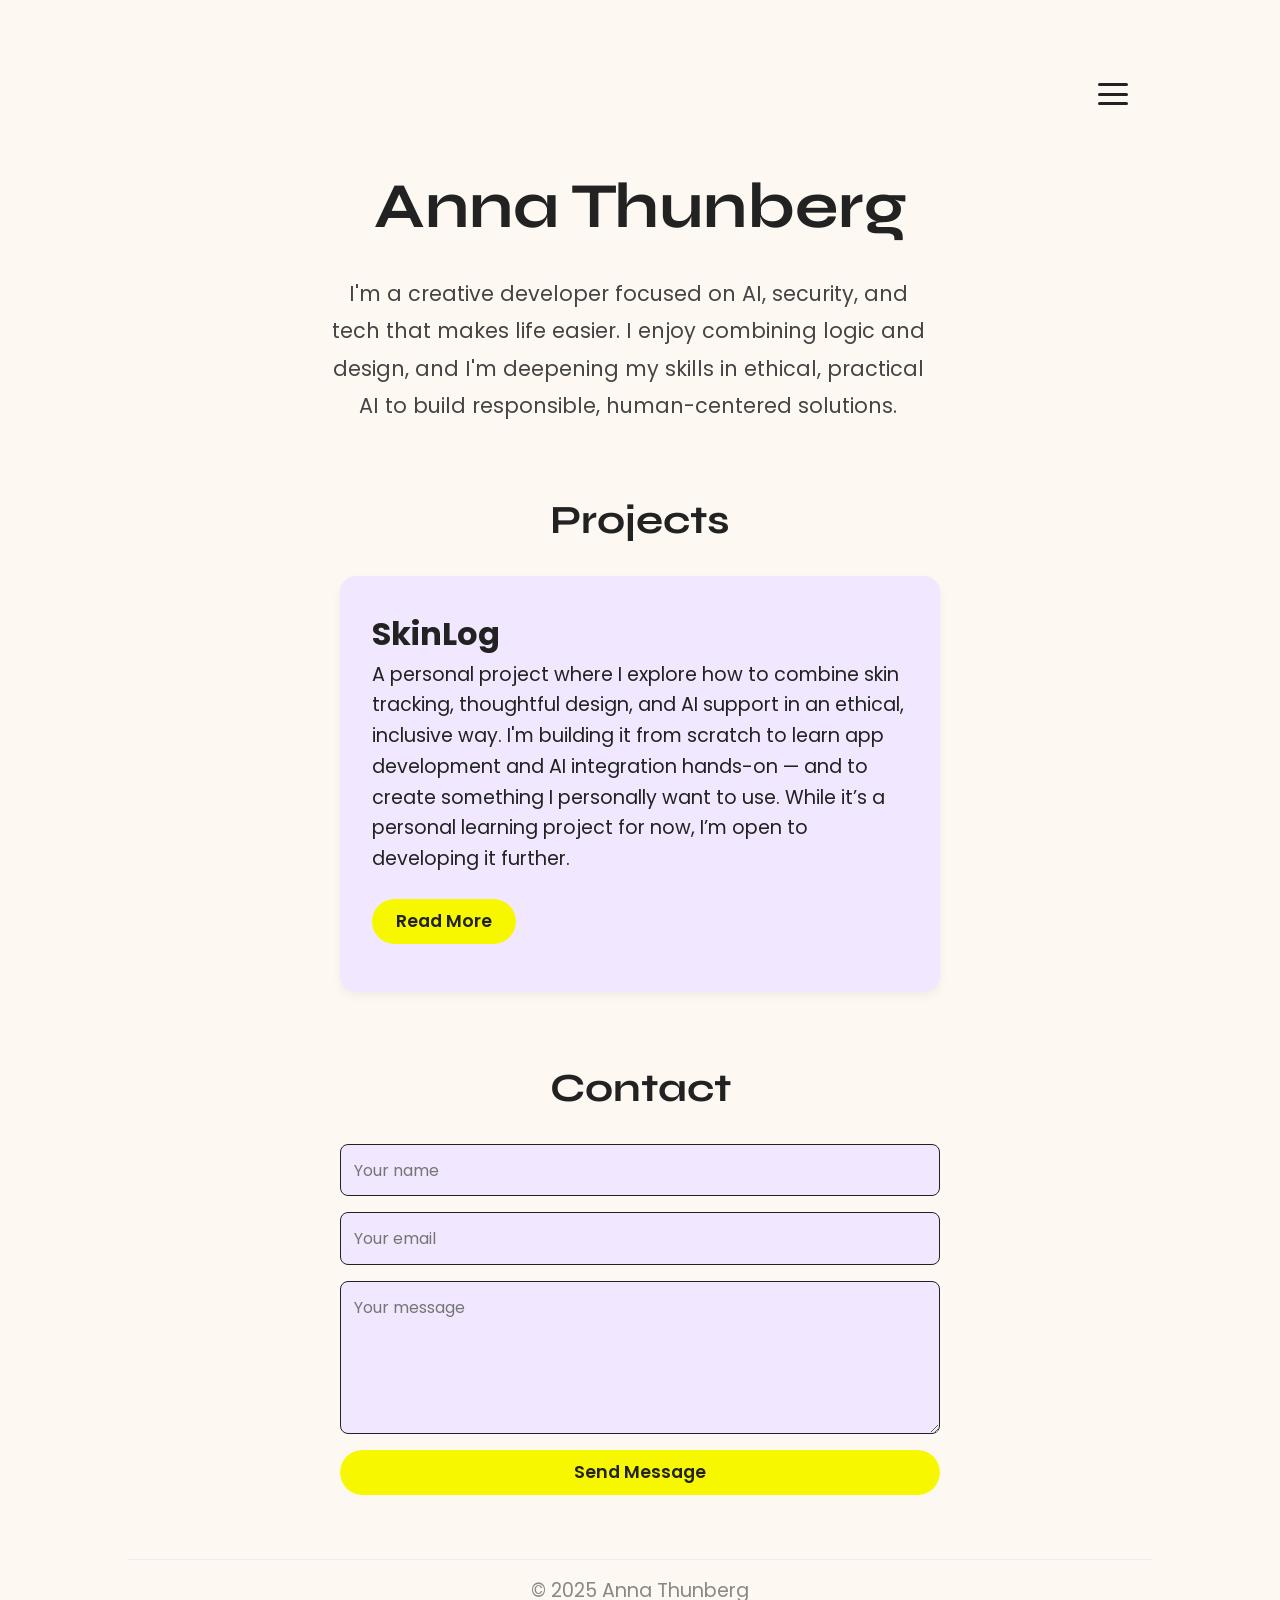
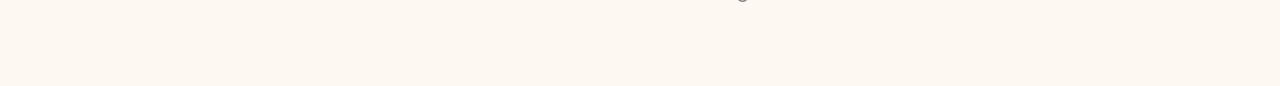
<file: index.html>
<!DOCTYPE html>
<html lang="en">
  <head>
    <meta charset="UTF-8" />
    <meta name="viewport" content="width=device-width, initial-scale=1.0" />
    <link rel="stylesheet" href="styles.css" />
    <link rel="icon" type="image/png" href="favicon.png" />

    <title>Anna Thunberg - Portfolio</title>
  </head>
  <body>
    <header>
      <nav id="desktop-nav">
        <div class="nav-wrapper">
          <ul class="nav-links">
            <li><a href="#about">About</a></li>
            <li><a href="#projects">Projects</a></li>
            <li><a href="#contact">Contact</a></li>
          </ul>
          <ul class="social-icons">
            <li>
              <a href="https://github.com/annatbg" target="_blank">
                <img src="GitHub.png" alt="GitHub icon" class="icon" />
              </a>
            </li>
            <li>
              <a
                href="https://www.linkedin.com/in/anna-thunberg-dev/"
                target="_blank"
              >
                <img
                  src="LinkedIn-Circled.png"
                  alt="LinkedIn icon"
                  class="icon"
                />
              </a>
            </li>
          </ul>
        </div>
      </nav>

      <nav id="hamburger-nav">
        <div class="hamburger-menu">
          <button
            class="hamburger-icon"
            aria-label="Menu"
            onclick="toggleMenu()"
          >
            <span></span><span></span><span></span>
          </button>
          <ul class="menu-links">
            <li><a href="#about" onclick="toggleMenu()">About</a></li>
            <li><a href="#projects" onclick="toggleMenu()">Projects</a></li>
            <li><a href="#contact" onclick="toggleMenu()">Contact</a></li>
          </ul>
        </div>
      </nav>
    </header>

    <main>
      <section id="profile">
        <div id="profile-wrapper">
          <h1 id="profile-headline">Anna Thunberg</h1>
          <p id="profile-text">
            I'm a creative developer focused on AI, security, and tech that
            makes life easier. I enjoy combining logic and design, and I'm
            deepening my skills in ethical, practical AI to build responsible,
            human-centered solutions.
          </p>
        </div>
      </section>

      <section id="projects">
        <h2>Projects</h2>
        <div class="project-card">
          <h3>SkinLog</h3>
          <p>
            A personal project where I explore how to combine skin tracking,
            thoughtful design, and AI support in an ethical, inclusive way. I'm
            building it from scratch to learn app development and AI integration
            hands-on — and to create something I personally want to use. While
            it’s a personal learning project for now, I’m open to developing it
            further.
          </p>
          <a
            href="https://skinlog.app/"
            class="btn"
            target="_blank"
            rel="noopener"
            >Read More</a
          >
        </div>
      </section>

      <section id="contact">
        <h2>Contact</h2>
        <form
          class="contact-form"
          name="contact"
          method="POST"
          data-netlify="true"
          action="/thank-you.html"
        >
          <input type="hidden" name="form-name" value="contact" />
          <input type="text" name="name" placeholder="Your name" required />
          <input type="email" name="email" placeholder="Your email" required />
          <textarea
            name="message"
            rows="5"
            placeholder="Your message"
            required
          ></textarea>
          <button class="btn" type="submit">Send Message</button>
        </form>
      </section>
    </main>

    <footer>
      <p>© 2025 Anna Thunberg</p>
    </footer>

    <!-- Hidden dummy form for Netlify to register -->
    <form name="contact" netlify hidden>
      <input type="text" name="name" />
      <input type="email" name="email" />
      <textarea name="message"></textarea>
    </form>

    <script>
      function toggleMenu() {
        const menu = document.querySelector(".menu-links");
        const icon = document.querySelector(".hamburger-icon");
        menu.classList.toggle("open");
        icon.classList.toggle("open");
      }
    </script>
  </body>
</html>
</file>
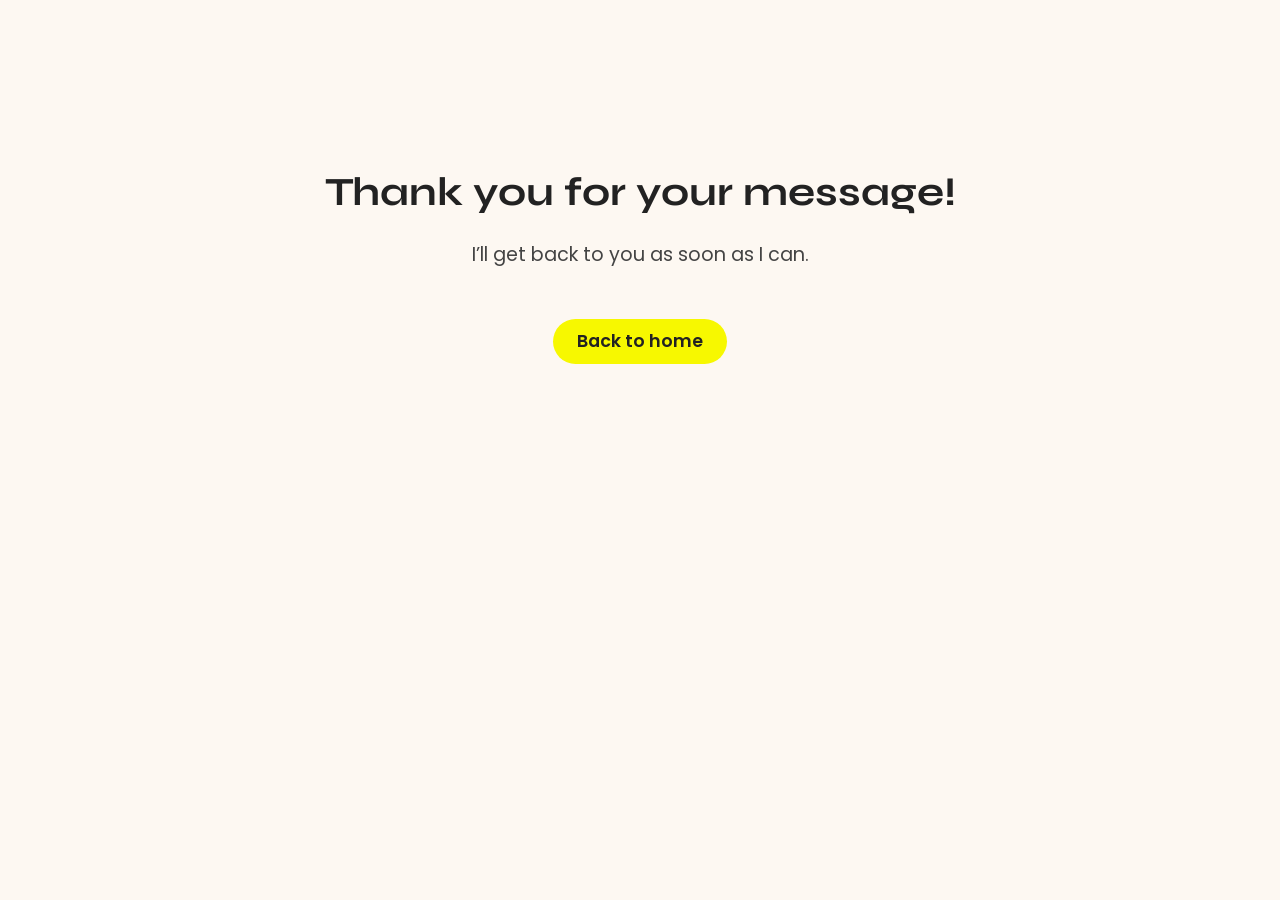
<file: thank-you.html>
<!DOCTYPE html>
<html lang="en">
  <head>
    <meta charset="UTF-8" />
    <meta name="viewport" content="width=device-width, initial-scale=1.0" />
    <title>Thank you!</title>
    <link rel="icon" type="image/png" href="favicon.png" />

    <link rel="stylesheet" href="styles.css" />
  </head>
  <body>
    <main>
      <section style="text-align: center; padding: 6rem 2rem">
        <h1
          style="
            font-family: 'Syne', sans-serif;
            font-size: 2.5rem;
            color: var(--primary);
          "
        >
          Thank you for your message!
        </h1>
        <p style="margin: 1rem 0; font-size: 1.2rem; color: var(--text-light)">
          I’ll get back to you as soon as I can.
        </p>
        <a href="/" class="btn" style="margin-top: 2rem">Back to home</a>
      </section>
    </main>
  </body>
</html>
</file>
<file: styles.css>
/* FONTER */
@import url("https://fonts.googleapis.com/css2?family=Poppins:wght@400;600&family=Syne:wght@700&display=swap");

:root {
  --primary: #222;
  --secondary: #333;
  --text-light: #444;
  --background: #fdf8f2;
  --accent: #f1e7ff;
  --btn-yellow: #f7f800;
  --btn-yellow-hover: #e6e600;
  --white: #ffffff;
  --content-width: 720px;
}

/* RESET & GRUNDSTILAR */
* {
  margin: 0;
  padding: 0;
  box-sizing: border-box;
}

html {
  scroll-behavior: smooth;
  font-size: 16px;
}

body {
  font-family: "Poppins", sans-serif;
  background-color: var(--background);
  color: var(--primary);
  display: flex;
  flex-direction: column;
  min-height: 100vh;
  line-height: 1.6;
}

main {
  flex: 1;
}

main section {
  width: 100%;
  max-width: var(--content-width);
  margin: 0 auto;
  padding-left: 1.5rem;
  padding-right: 1.5rem;
}

a {
  color: var(--primary);
  text-decoration: none;
  transition: all 0.3s ease;
}

a:hover {
  color: var(--secondary);
  text-decoration: underline wavy var(--accent);
  text-underline-offset: 0.5rem;
}

ul {
  list-style: none;
}

/* MOBILNAVIGATION */
#hamburger-nav {
  display: flex;
  justify-content: flex-end;
  padding: 1.2rem 1.5rem;
  position: relative;
  z-index: 1000;
}

.hamburger-menu {
  position: relative;
}

.hamburger-icon {
  display: flex;
  flex-direction: column;
  justify-content: space-between;
  width: 30px;
  height: 22px;
  background: none;
  border: none;
  cursor: pointer;
  z-index: 1100;
}

.hamburger-icon span {
  height: 3px;
  width: 100%;
  background-color: var(--primary);
  border-radius: 3px;
  transition: all 0.3s ease;
}

.hamburger-icon.open span:nth-child(1) {
  transform: rotate(45deg) translate(5px, 5px);
}
.hamburger-icon.open span:nth-child(2) {
  opacity: 0;
}
.hamburger-icon.open span:nth-child(3) {
  transform: rotate(-45deg) translate(6px, -6px);
}

.menu-links {
  position: fixed;
  inset: 0;
  background-color: var(--primary);
  display: flex;
  flex-direction: column;
  justify-content: center;
  align-items: center;
  gap: 2rem;
  transform: translateY(-100%);
  transition: transform 0.4s ease-in-out;
  z-index: 1000;
}

.menu-links.open {
  transform: translateY(0);
}

.menu-links li a {
  font-size: 2rem;
  color: var(--accent);
}

.menu-links li a:hover {
  color: var(--white);
}

/* DESKTOPNAVIGATION */
#desktop-nav {
  display: none;
}

.nav-wrapper {
  display: flex;
  justify-content: space-between;
  align-items: center;
  padding: 1rem 2rem;
  width: 100%;
}

.nav-links,
.social-icons {
  display: flex;
  gap: 2rem;
  padding: 0;
  margin: 0;
}

.nav-links li a {
  font-size: 1.2rem;
  color: var(--primary);
}

.nav-links li a:hover {
  color: var(--secondary);
}

.social-icons li {
  display: flex;
  align-items: center;
}

.icon {
  height: 2rem;
  cursor: pointer;
  transition: transform 0.3s ease;
}

.icon:hover {
  transform: scale(1.1);
}

/* SEKTIONER */
section {
  padding: 2rem;
}

/* PROFILE */
#profile-wrapper {
  display: flex;
  flex-direction: column;
}

#profile-headline {
  font-family: "Syne", sans-serif;
  font-size: 3rem;
  color: var(--primary);
  margin-bottom: 1rem;
  text-align: center;
}

#profile-text {
  font-size: 1.2rem;
  line-height: 1.8;
  max-width: 600px;
  color: var(--text-light);
  text-align: center;
}

#profile span {
  text-decoration: underline;
  font-style: italic;
}

/* PROJECTS & CONTACT */
#projects h2,
#contact h2 {
  font-family: "Syne", sans-serif;
  font-size: 2.5rem;
  margin-bottom: 1.5rem;
  color: var(--primary);
  text-align: center;
}

.project-card {
  background-color: var(--accent);
  color: var(--primary);
  padding: 2rem;
  border-radius: 1rem;
  box-shadow: 0 4px 10px rgba(0, 0, 0, 0.05);
  max-width: 600px;
  line-height: 1.6;
  font-size: 1rem;
  margin: 0 auto;
}

.project-card p {
  margin-bottom: 1.5rem;
}

.project-card .btn {
  margin-bottom: 1rem;
}

/* FORM */
.contact-form {
  display: flex;
  flex-direction: column;
  gap: 1rem;
  max-width: 600px;
  margin: 0 auto;
}

.contact-form input,
.contact-form textarea {
  padding: 0.8rem;
  border: 1px solid var(--primary);
  border-radius: 0.5rem;
  font-family: inherit;
  font-size: 1rem;
  background-color: var(--accent);
  color: var(--primary);
  resize: vertical;
}

.contact-form input:focus,
.contact-form textarea:focus {
  outline: none;
  border-color: var(--accent);
}

/* ENHETLIG KNAPP */
.btn {
  display: inline-block;
  font-family: inherit;
  font-size: 1rem;
  font-weight: 600;
  padding: 0.75rem 1.5rem;
  border: none;
  border-radius: 30px;
  background-color: var(--btn-yellow);
  color: var(--primary);
  text-align: center;
  cursor: pointer;
  transition: background-color 0.3s ease;
  text-decoration: none;
  line-height: 1.2;
}

.btn:hover {
  background-color: var(--btn-yellow-hover);
}

.btn-container {
  display: flex;
  gap: 1rem;
  justify-content: center;
  margin-top: 2rem;
}

/* FOOTER */
footer {
  text-align: center;
  padding: 1rem;
  font-size: 0.9rem;
  color: #888;
  margin-top: 2rem;
  border-top: 1px solid #eee;
  background-color: var(--background);
}

/* MEDIA QUERIES */
@media (min-width: 768px) {
  main section {
    padding-left: 3rem;
    padding-right: 3rem;
  }

  #profile-headline {
    font-size: 4rem;
  }

  #profile-text {
    font-size: 1.3rem;
  }

  h2,
  h3 {
    font-size: 2rem;
  }

  p {
    font-size: 1.2rem;
  }

  .btn {
    font-size: 1.1rem;
  }
}

@media (min-width: 1024px) {
  body {
    padding: 4rem 8rem;
  }
}
</file>
